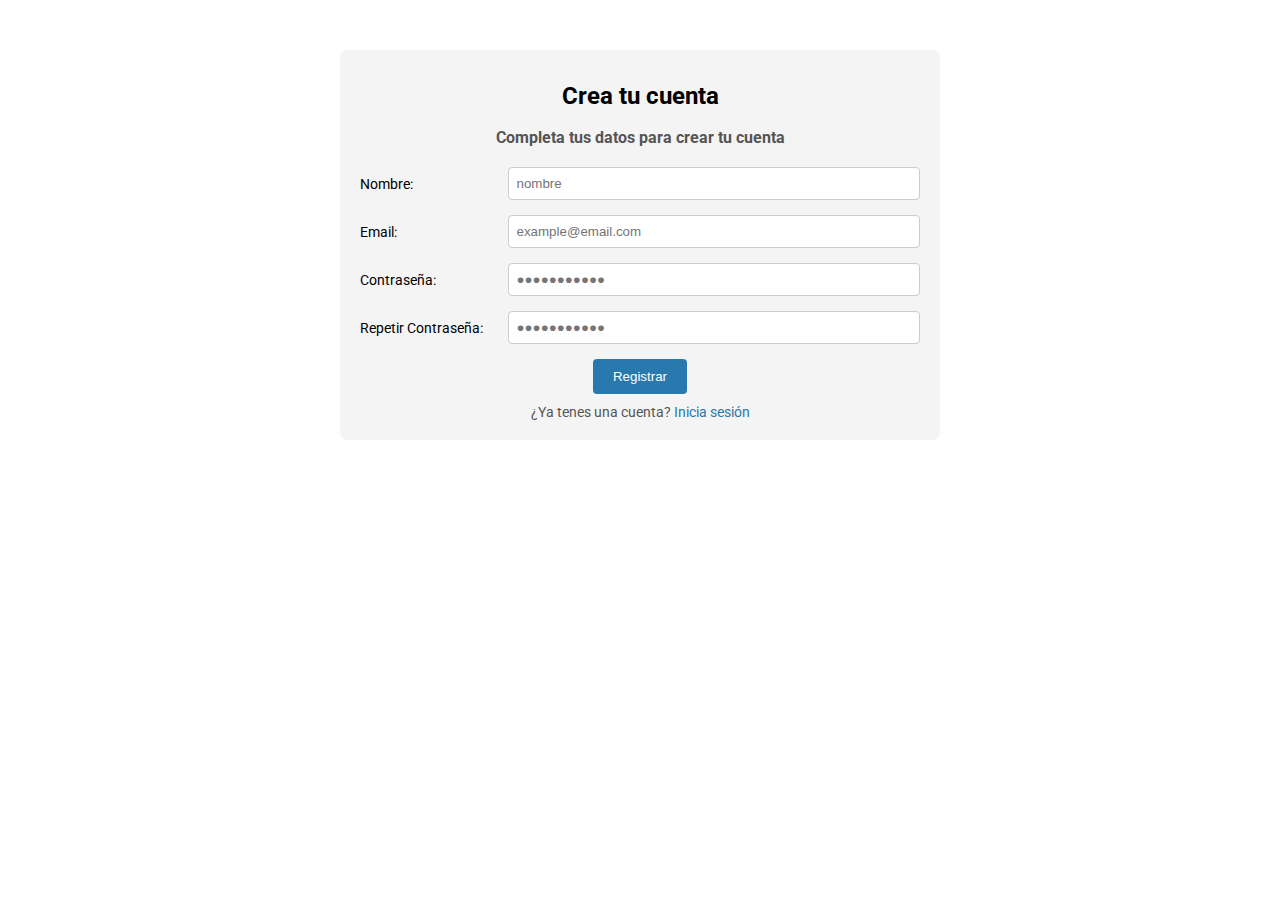
<file: 001-form/index.html>
<!DOCTYPE html>
<html lang="es">

<head>
    <meta charset="UTF-8">
    <meta name="viewport" content="width=device-width, initial-scale=1.0">
    <link rel="stylesheet" href="style.css">
    <title>Registro</title>
</head>

<body>
    <main id="register" class="container">
        <form class="register__form" action="/" method="POST" enctype="application/x-www-form-urlencoded">
            <div class="register__header">
                <h2 class="register__title">Crea tu cuenta</h2>
                <h3 class="register__subtitle">Completa tus datos para crear tu cuenta</h3>
            </div>
            <div class="form__box--grid">
                <label class="form__label" for="name">Nombre:</label>
                <input class="form__input" type="text" name="name" id="name" placeholder="nombre"
                    autocomplete="username" required>
            </div>
            <div class="form__box--grid">
                <label class="form__label" for="email">Email:</label>
                <input class="form__input" type="email" name="email" id="email" placeholder="example@email.com"
                    autocomplete="email" required>
            </div>
            <div class="form__box--grid">
                <label class="form__label" for="password">Contraseña:</label>
                <input class="form__input" type="password" name="password" id="password"
                    placeholder="&#9679;&#9679;&#9679;&#9679;&#9679;&#9679;&#9679;&#9679;&#9679;&#9679;&#9679;"
                    autocomplete="current-password" required>
            </div>
            <div class="form__box--grid">
                <label class="form__label" for="repassword">Repetir Contraseña:</label>
                <input class="form__input" type="password" name="repassword" id="repassword"
                    placeholder="&#9679;&#9679;&#9679;&#9679;&#9679;&#9679;&#9679;&#9679;&#9679;&#9679;&#9679;"
                    required>
            </div>
            <div class="form__submission">
                <input class="form__btn btn btn--primary btn--large" type="submit" value="Registrar"
                    id="registerButton">
                <div class="form__terms">
                    <p>¿Ya tenes una cuenta? <a href="/login">Inicia sesión</a></p>
                </div>
            </div>
        </form>
    </main>
</body>

</html>
</file>
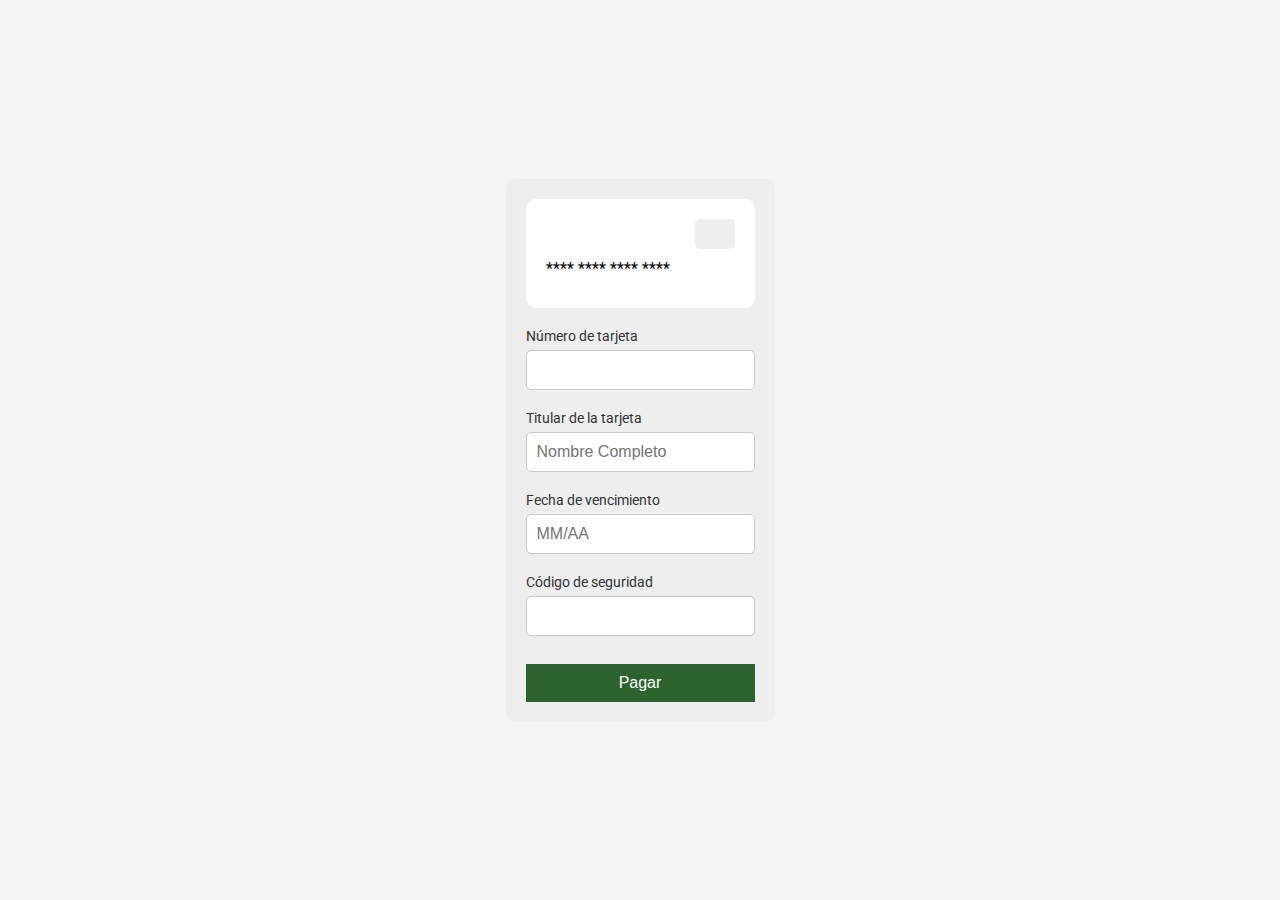
<file: 002-credit-card-checkout/index.html>
<!DOCTYPE html>
<html lang="es">

<head>
    <meta charset="UTF-8">
    <meta name="viewport" content="width=device-width, initial-scale=1.0">
    <link rel="stylesheet" href="style.css">
    <title>Checkout</title>
</head>

<body>
    <main class="container">
        <section class="card">
            <form action="/" method="POST">
                <div class="credit-card">
                    <div class="card__header">
                        <div class="brand-logo"></div>
                    </div>
                    <div class="number__credit-card">
                        <span id="span__number__credit-card">**** **** **** ****</span>
                    </div>

                </div>
                </div>
                <label for="input__credit-card">Número de tarjeta</label>
                <input type="number" name="input__credit-card" id="input__credit-card" maxlength="16" pattern="[0-9]{16}" required
                oninput="updateCreditCardNumber(this.value)">
                <div class="card__info">
                    <label for="input__card-holder">Titular de la tarjeta</label>
                    <input type="text" name="input__card-holder" id="input__card-holder" placeholder="Nombre Completo"
                        required>
                    <label for="input__expire">Fecha de vencimiento</label>
                    <input type="text" name="input__expire" id="input__expire" placeholder="MM/AA" pattern="\d{2}/\d{2}"
                        required>
                    <label for="input__code">Código de seguridad</label>
                    <input type="text" name="input__code" id="input__code" required pattern="\d{3}"
                        title="Debe tener 3 dígitos numéricos">

                    <button type="submit">Pagar</button>
            </form>
        </section>
    </main>
    <script>
        function updateCreditCardNumber(value) {
            const unmaskedValue = value.replace(/\D/g, ''); // Elimina caracteres no numéricos
            const formattedValue = formatCreditCardNumber(unmaskedValue);
            document.getElementById('span__number__credit-card').textContent = formattedValue;
        }

        function formatCreditCardNumber(value) {
            // Divide el valor en grupos de cuatro dígitos y los une con espacios
            const parts = value.match(/[\s\S]{1,4}/g) || [];
            return parts.join(' ');
        }
        </script>
</body>

</html>
</file>
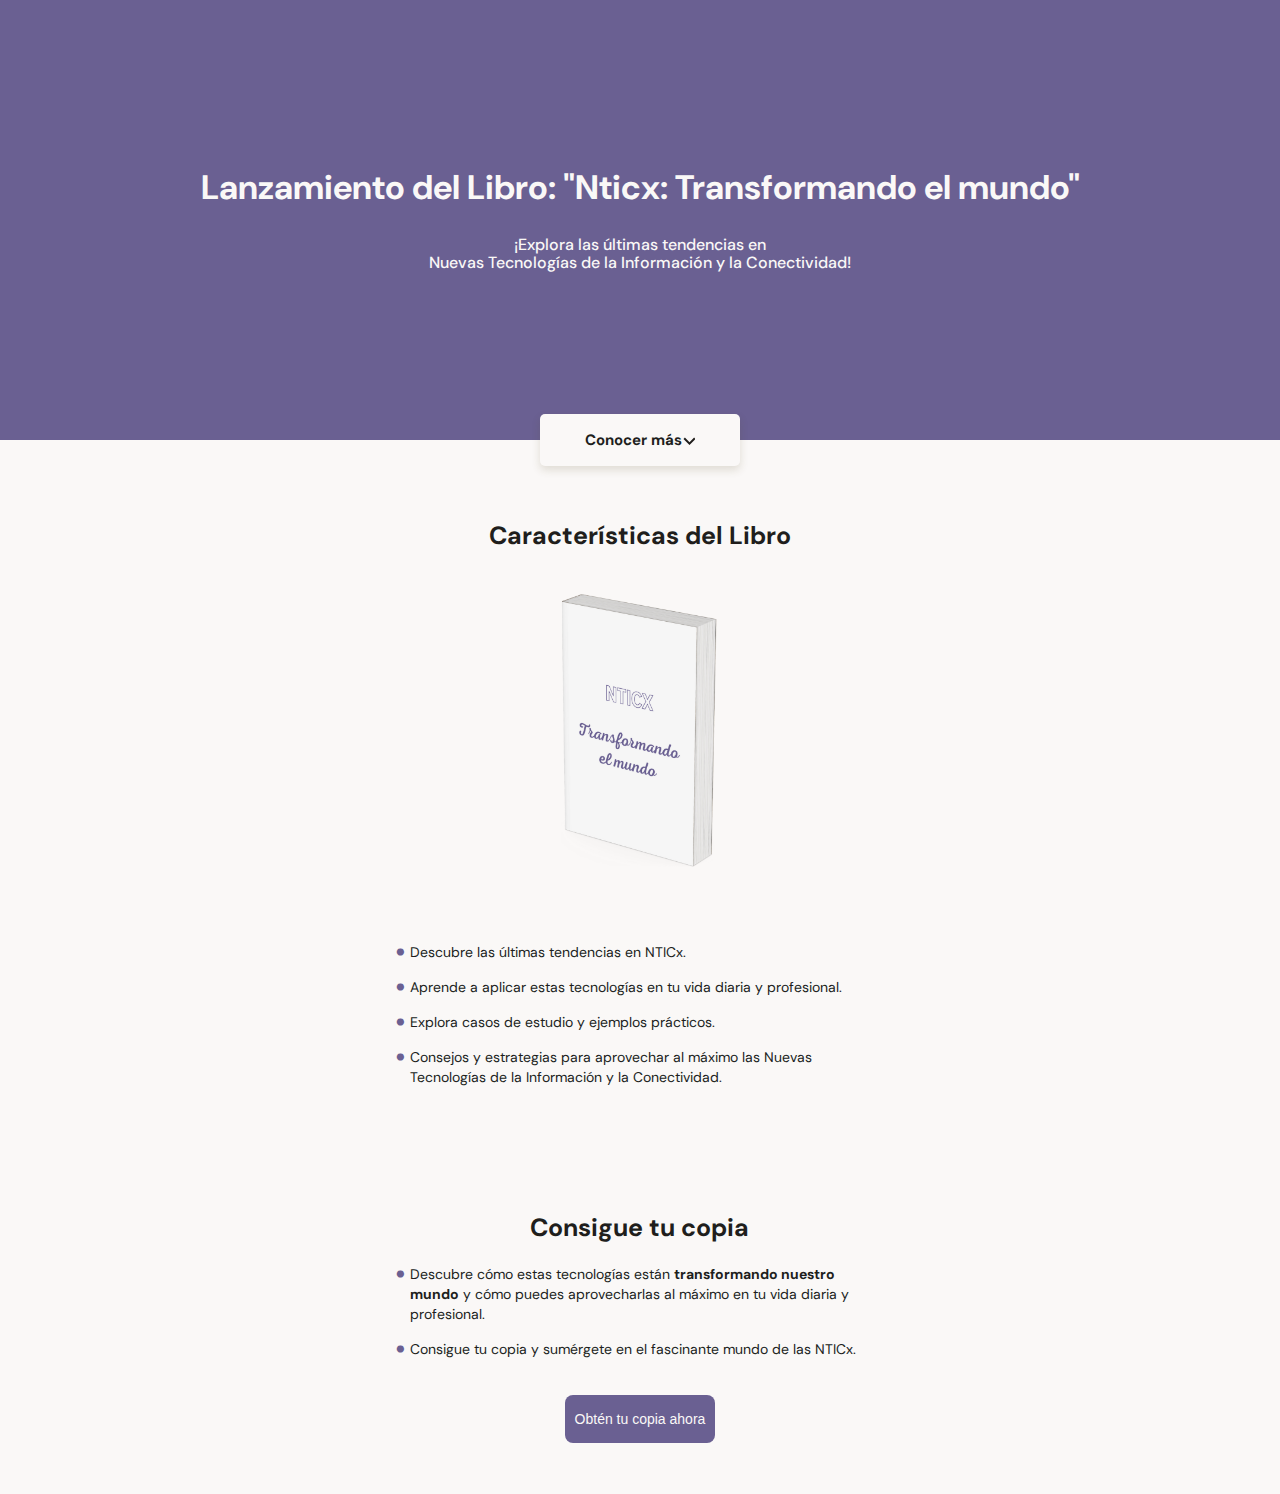
<file: 003-landing-page/index.html>
<!DOCTYPE html>
<html lang="es">

<head>
    <meta charset="UTF-8">
    <meta name="viewport" content="width=device-width, initial-scale=1.0">
    <link rel="stylesheet" href="style.css">
    <link rel="preconnect" href="https://fonts.googleapis.com">
    <link rel="preconnect" href="https://fonts.gstatic.com" crossorigin>
    <link
        href="https://fonts.googleapis.com/css2?family=DM+Sans:opsz,wght@9..40,400;9..40,500;9..40,700&family=Dancing+Script:wght@500&display=swap"
        rel="stylesheet">
    <title>Nticx 2024</title>
</head>

<body>
    <header>
        <section class="header__title-container">
            <h1>Lanzamiento del Libro: "Nticx: Transformando el mundo"</h1>
            <p>¡Explora las últimas tendencias en <br>Nuevas
                Tecnologías de la Información y la Conectividad!</p>
            <a href="#features" class="header__button">Conocer más<span></span></a>
        </section>
    </header>

    <main>
        <section id="features" class="main__features-container">
            <h2>Características del Libro</h2>
            <div class="main__background-img"></div>
            <ul class="main__features-list">
                <li>Descubre las últimas tendencias en NTICx.</li>
                <li>Aprende a aplicar estas tecnologías en tu vida diaria y profesional.</li>
                <li>Explora casos de estudio y ejemplos prácticos.</li>
                <li>Consejos y estrategias para aprovechar al máximo las Nuevas Tecnologías de la Información y la Conectividad.</li>
            </ul>
        </section>
        <section id="description" class="main__presentation-container">
            <h2>Consigue tu copia</h2>
            <ul class="main__presentation-list">
                <li>Descubre cómo estas tecnologías están <strong>transformando nuestro mundo</strong> y cómo puedes aprovecharlas al máximo en tu vida diaria y profesional.</li>
                <li>Consigue tu copia y sumérgete en el fascinante mundo de las NTICx.</li>
            </ul>
            <button href="#compra" class="main__cta-button">Obtén tu copia ahora</button>
        </section>
    </main>
</body>

</html>
</file>
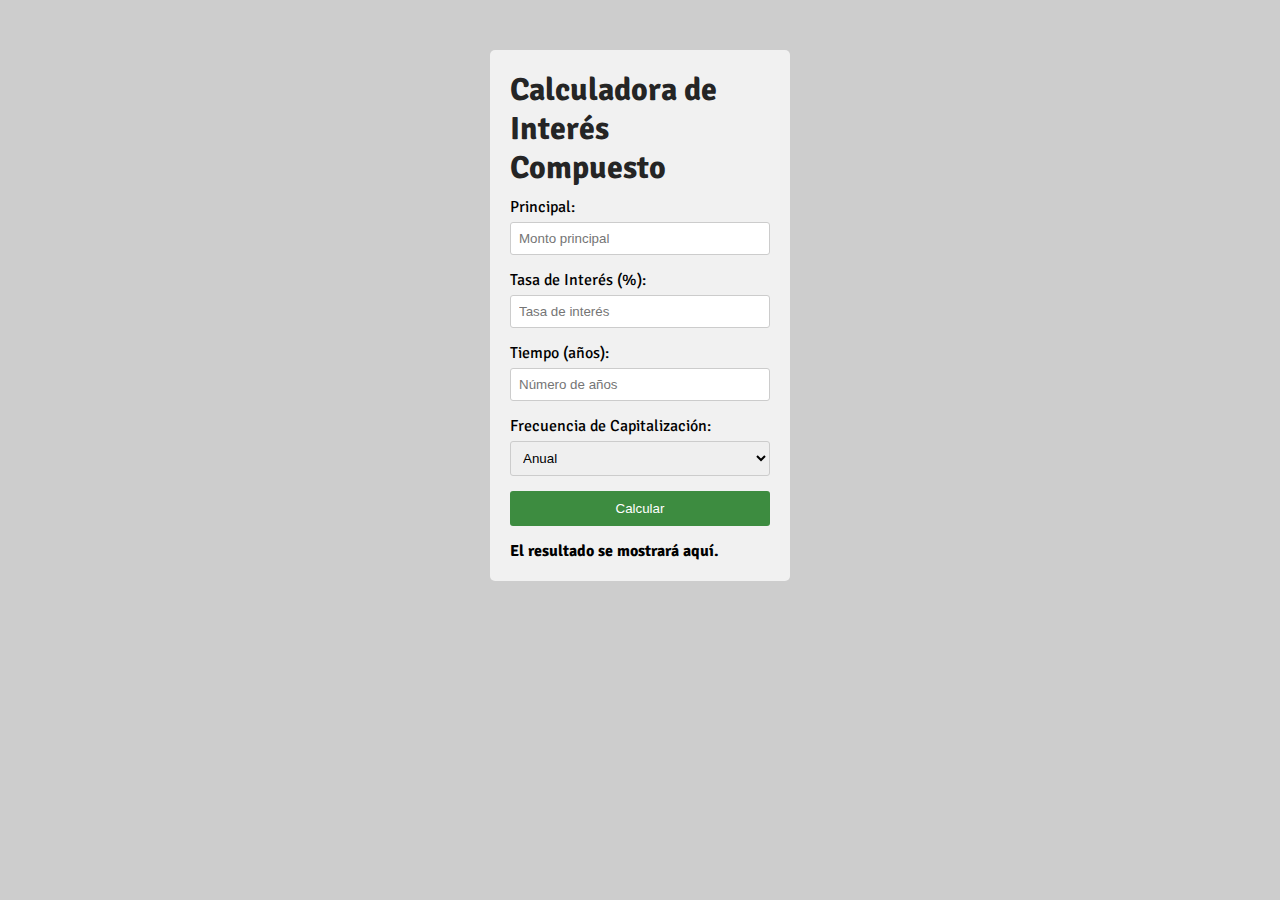
<file: 004-calculador/index.html>
<!DOCTYPE html>
<html lang="es">

<head>
    <meta charset="UTF-8">
    <meta name="viewport" content="width=device-width, initial-scale=1.0">
    <link rel="stylesheet" href="style.css">
    <link rel="preconnect" href="https://fonts.googleapis.com">
    <link rel="preconnect" href="https://fonts.gstatic.com" crossorigin>
    <link href="https://fonts.googleapis.com/css2?family=Signika:wght@300;500;600&display=swap" rel="stylesheet">
    <title>Calculadora de Interés Compuesto</title>
</head>

<body>
    <div class="calculator">
        <div class="calculator__header"><h1>Calculadora de Interés Compuesto</h1></div>
        <div class="calculator__input">
            <label class="calculator__label" for="principal">Principal:</label>
            <input class="calculator__input-field" type="number" id="principal" placeholder="Monto principal">
        </div>
        <div class="calculator__input">
            <label class="calculator__label" for="rate">Tasa de Interés (%):</label>
            <input class="calculator__input-field" type="number" id="rate" placeholder="Tasa de interés">
        </div>
        <div class="calculator__input">
            <label class="calculator__label" for="time">Tiempo (años):</label>
            <input class="calculator__input-field" type="number" id="time" placeholder="Número de años">
        </div>
        <div class="calculator__input">
            <label class="calculator__label" for="frequency">Frecuencia de Capitalización:</label>
            <select class="calculator__input-field" id="frequency">
                <option value="1">Anual</option>
                <option value="12">Mensual</option>
                <option value="4">Trimestral</option>
                <option value="365">Diaria</option>
            </select>
        </div>
        <button class="calculator__calculate-btn">Calcular</button>
        <div class="calculator__result">El resultado se mostrará aquí.</div>
    </div>
    <script src="script.js"></script>
</body>

</html>
</file>
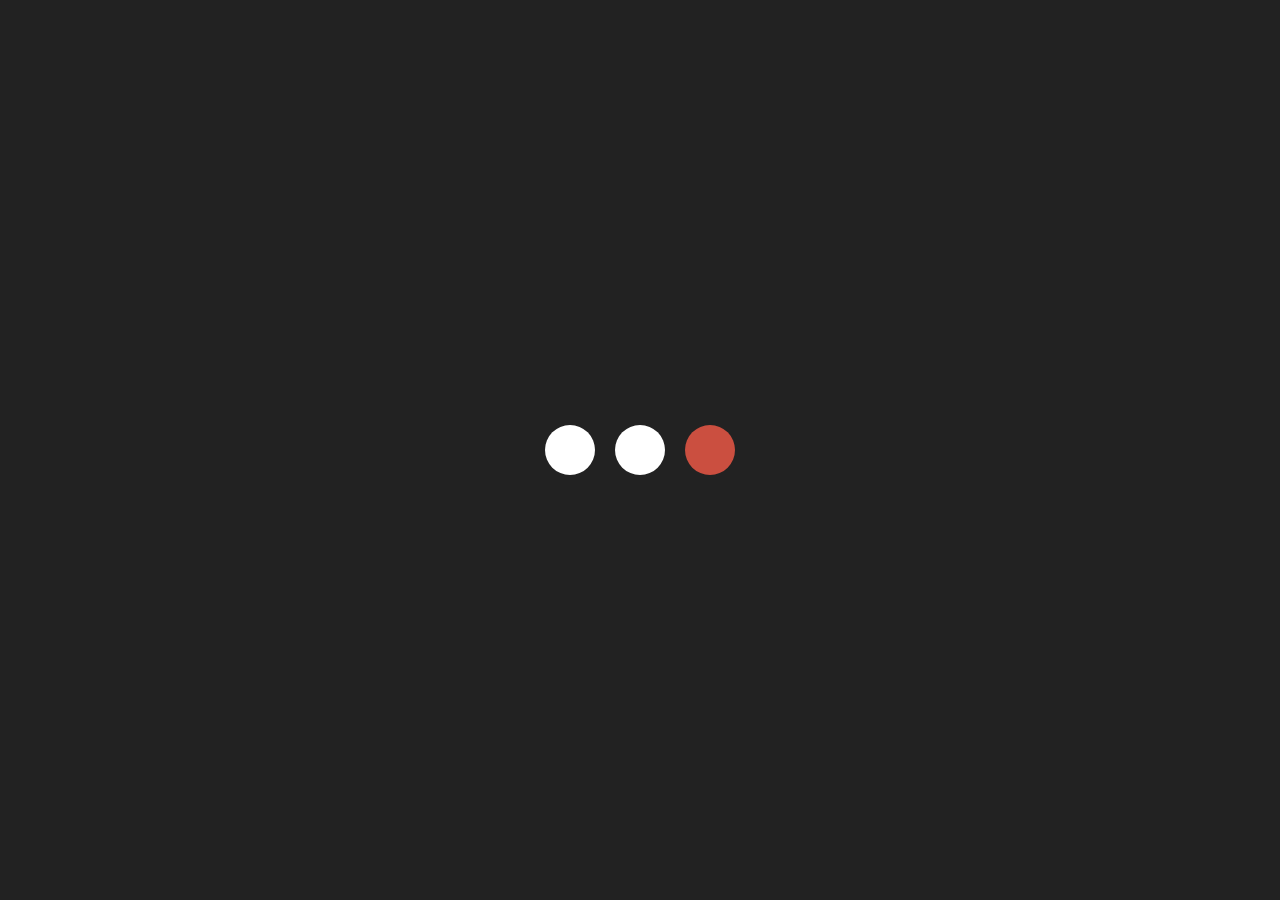
<file: 007-settings/index.html>
<!DOCTYPE html>
<html lang="es">
  <head>
    <meta charset="UTF-8" />
    <meta name="viewport" content="width=device-width, initial-scale=1.0" />
    <title>Opciones videollamada</title>
    <link
      rel="stylesheet"
      href="https://cdnjs.cloudflare.com/ajax/libs/font-awesome/6.5.1/css/all.min.css"
      integrity="sha512-DTOQO9RWCH3ppGqcWaEA1BIZOC6xxalwEsw9c2QQeAIftl+Vegovlnee1c9QX4TctnWMn13TZye+giMm8e2LwA=="
      crossorigin="anonymous"
      referrerpolicy="no-referrer"
    />
    <link rel="stylesheet" href="style.css" />
  </head>
  <body>
    <div class="button-container">
      <div class="round-button" onclick="cambiarIcono(this)">
        <i class="fa-solid fa-microphone"></i>
      </div>
      <div class="round-button" onclick="cambiarIcono(this)">
        <i class="fa-solid fa-video"></i>
      </div>
      <div class="round-button" onclick="cambiarIcono(this)">
        <i class="fa-solid fa-phone"></i>
      </div>
    </div>
    <script>
function cambiarIcono(elemento) {
    let icono = elemento.querySelector("i");

    if (icono.classList.contains("fa-microphone")) {
        icono.classList.remove("fa-microphone");
        icono.classList.add("fa-microphone-slash");
    } else if (icono.classList.contains("fa-microphone-slash")) {
        icono.classList.remove("fa-microphone-slash");
        icono.classList.add("fa-microphone");
    } else if (icono.classList.contains("fa-video")) {
        icono.classList.remove("fa-video");
        icono.classList.add("fa-video-slash");
    } else if (icono.classList.contains("fa-video-slash")) {
        icono.classList.remove("fa-video-slash");
        icono.classList.add("fa-video");
    }
}
    </script>
  </body>
</html>
</file>
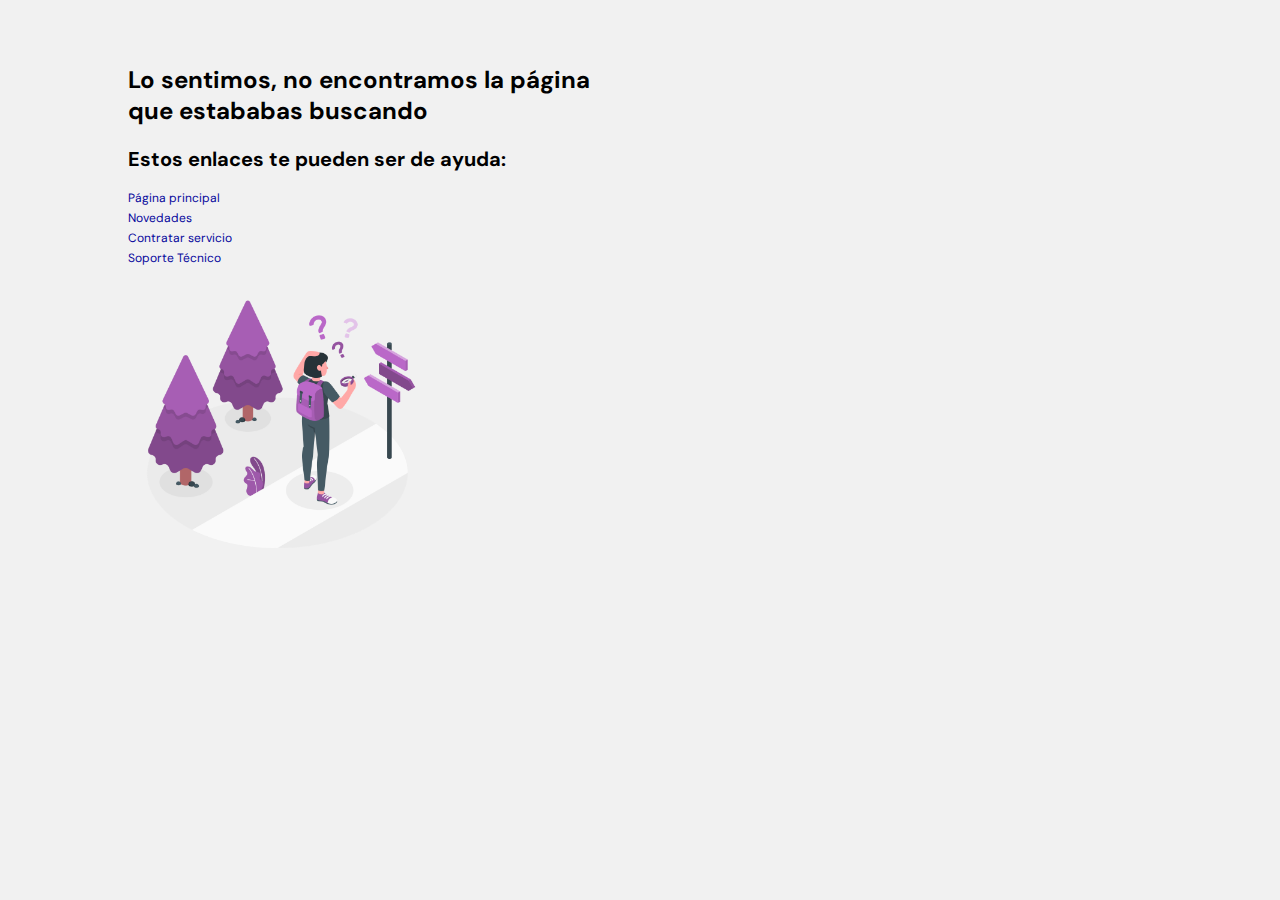
<file: 008-404-page-design/index.html>
<!DOCTYPE html>
<html lang="es">
  <head>
    <meta charset="UTF-8" />
    <meta name="viewport" content="width=device-width, initial-scale=1.0" />
    <title>No encontrado</title>
    <link
      href="https://fonts.googleapis.com/css2?family=DM+Sans:opsz,wght@9..40,400;9..40,500;9..40,700&display=swap"
      rel="stylesheet"
    />
    <link rel="stylesheet" href="style.css" />
  </head>
  <body>
    <main>
      <section>
        <h1>Lo sentimos, no encontramos la página<br />que estababas buscando</h1>
        <h2>Estos enlaces te pueden ser de ayuda:</h2>
        <li><a href="">Página principal</a></li>
        <li><a href="">Novedades</a></li>
        <li><a href="">Contratar servicio</a></li>
        <li><a href="">Soporte Técnico</a></li>
      </section>
      <section>
        <img class="img-404" src="404.png" alt="pagina no encontrada">
      </section>
    </main>
  </body>
</html>
</file>
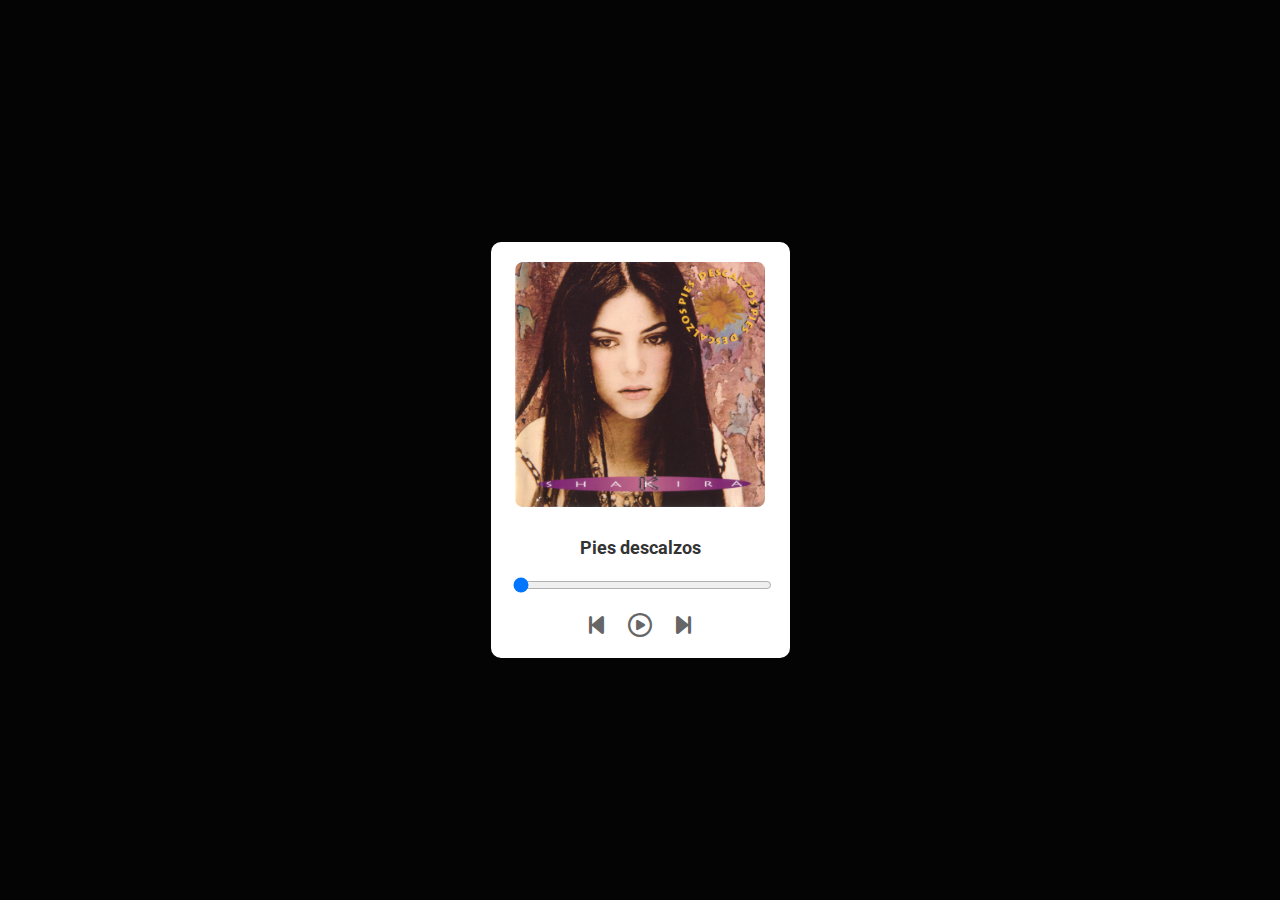
<file: 009-music/index.html>
<!DOCTYPE html>
<html lang="es">

<head>
    <meta charset="UTF-8">
    <meta name="viewport" content="width=device-width, initial-scale=1.0">
    <link rel="preconnect" href="https://fonts.googleapis.com">
    <link rel="preconnect" href="https://fonts.gstatic.com" crossorigin>
    <link
        href="https://fonts.googleapis.com/css2?family=Roboto:ital,wght@0,100;0,300;0,400;0,500;0,700;0,900;1,100;1,300;1,400;1,500;1,700;1,900&display=swap"
        rel="stylesheet">
    <link rel="stylesheet" href="https://cdnjs.cloudflare.com/ajax/libs/font-awesome/6.5.1/css/all.min.css">
    <link rel="stylesheet" href="style.css">
    <title>Document</title>
</head>

<body>
    <div class="container">
        <div class="screen">
            <img src="shakira-pies-descalzos.jpg" alt="portada de album">
            <h1>Pies descalzos</h1>
            <!--<i class="fas fa-random"></i>-->
            <input type="range" id="progressBar" value="0" step="1">
            <i class="fas fa-step-backward"></i>
                <i class="fa-regular fa-circle-play"></i>
            <i class="fas fa-step-forward"></i>
        </div>
    </div>
</body>

</html>
</file>
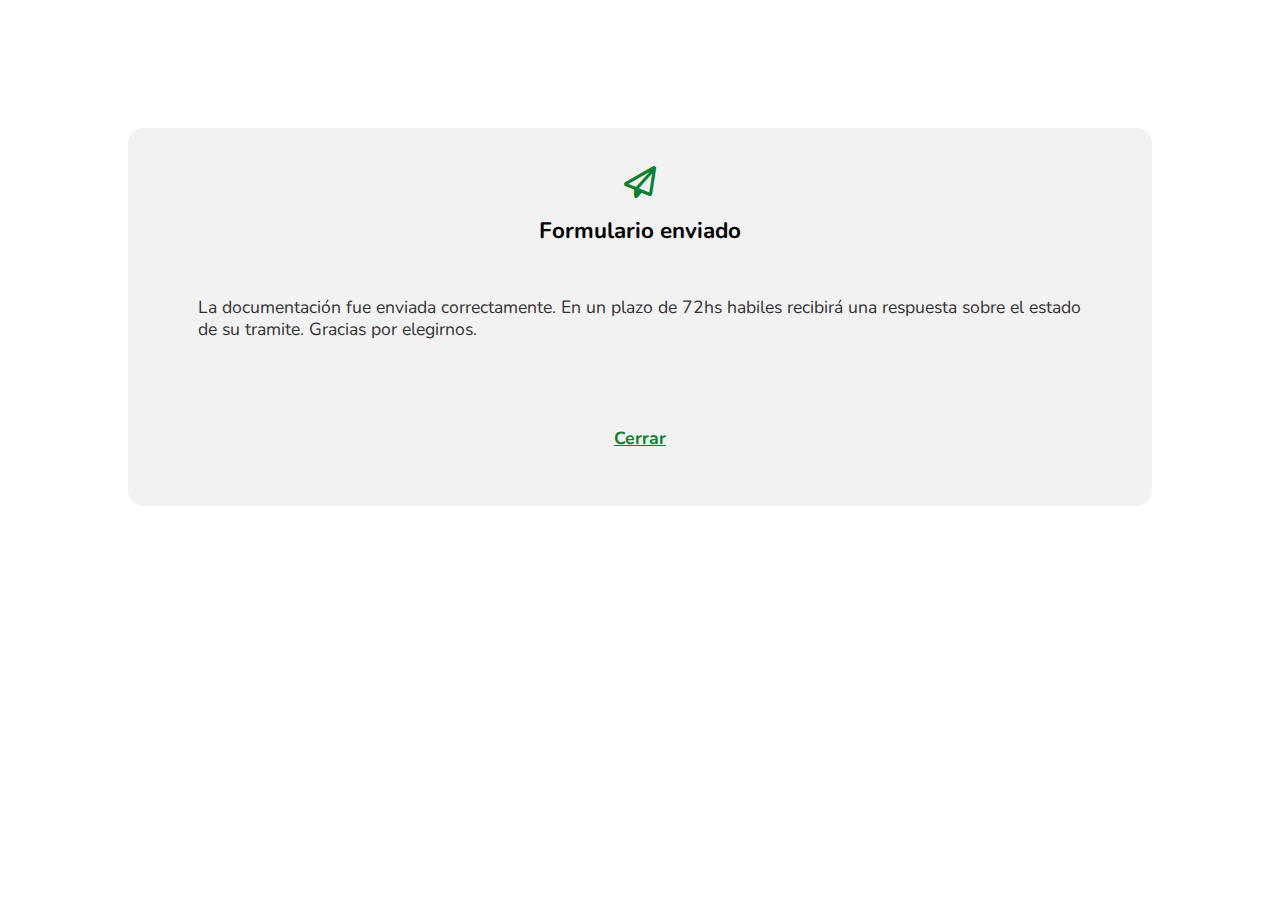
<file: 011-flash-message/index.html>
<!DOCTYPE html>
<html lang="es">

<head>
    <meta charset="UTF-8">
    <meta name="viewport" content="width=device-width, initial-scale=1.0">
    <link rel="stylesheet" href="style.css">
    <link rel="stylesheet" href="https://cdnjs.cloudflare.com/ajax/libs/font-awesome/6.5.1/css/all.min.css">
    <title>Flash Message</title>
</head>

<body>
    <div class="card">
        <i class="fa-regular fa-paper-plane"></i>
        <h1>Formulario enviado</h1>
        <p>La documentación fue enviada correctamente. En un plazo de 72hs habiles recibirá una respuesta sobre el estado de su tramite. Gracias por elegirnos.</p>
        <a href="#">Cerrar</a>
    </div>
</body>

</html>
</file>
<file: 001-form/style.css>
@import url('https://fonts.googleapis.com/css2?family=Roboto&display=swap');

:root {
  --link-color: #2979ae;
  --primary-font: 'Roboto', sans-serif;
}


/**::after,
*::before*/
*{
  margin: 0;
  padding: 0;
  box-sizing: border-box;
}

body, html {
  font-family: var(--primary-font);
  padding: 0;
  font-size: 62.5%; /* Ahora 1rem es igual a 10px */
}

.container {
  max-width: 600px;
  margin: 50px auto;
}

.register__header {
  text-align: center;
  margin-bottom: 20px;
}

h2.register__title {
  font-size: 2.4rem;
  margin: 1.2rem 0 1.8rem;
}

h3.register__subtitle {
  font-size: 1.6rem;
  color: #555;
}

.register__form {
  background-color: #f4f4f4;
  padding: 20px;
  border-radius: 8px;
}

.form__box--grid {
  display: grid;
  grid-template-columns: 1fr 3fr;
  gap: 10px;
  margin-bottom: 15px;
}

.form__label {
  align-self: center;
  font-size: 1.4rem;
}

.form__input {
  width: 100%;
  padding: 8px;
  border: 1px solid #ccc;
  border-radius: 4px;
}

.form__input:focus {
  border: 1px solid var(--link-color);
  outline: none;
}

.form__submission {
  text-align: center;
}

.form__btn {
  padding: 10px 20px;
  background-color: var(--link-color);
  color: #fff;
  border: none;
  border-radius: 4px;
  cursor: pointer;
}

.form__btn:hover {
  background-color: #1c5175;
}

.form__terms {
  margin-top: 10px;
  font-size: 1.4rem;
  color: #555;
}

.form__terms a {
  color: var(--link-color);
  text-decoration: none;
}

.form__terms a:hover {
  text-decoration: underline;
}
</file>
<file: 002-credit-card-checkout/style.css>
@import url('https://fonts.googleapis.com/css2?family=Roboto:wght@500&display=swap');

* {
    box-sizing: border-box;
    margin: 0;
    padding: 0;
}

html {
    font-size: 62,5%;
}

body {
    background-color: #f5f5f5;
    font-family: 'Roboto', sans-serif;
}

.container{
    max-width: 1200px;
    margin: 0 auto;
    display: flex;
    justify-content: center;
    align-items: center;
    height: 100vh;
}
.card{
    padding: 20px;
    border-radius: 10px;
    max-width: 360px;
    height: auto;
    background-color: #eee;
}
.credit-card{
    background-color: #fff;
    padding: 20px;
    border-radius: 10px;
    margin-bottom: 20px;
}
.number__credit-card{
    font-style: 1.5rem;
    margin-bottom: 10px;
}

label {
    display: block;
    margin-top: 20px;
    font-size: 0.9rem;
    color: #333;
}

input {
    display: block;
    width: 100%;
    padding: 10px;
    margin-top: 5px;
    border: 1px solid #ccc;
    border-radius: 5px;
    font-size: 1rem;
}

button {
    background-color: #2d632f;
    color: #fff;
    padding: 10px 20px;
    cursor: pointer;
    font-size: 1rem;
    margin-top: 28px;
    width: 100%;
    border: none;
}

button:hover {
    background-color: #3f9042;
}

.brand-logo {
    width: 40px;
    height: 30px;
    background: #eee;
    border-radius: 5px;
}

.card__header {
    display: flex;
    justify-content: flex-end;
    margin-bottom: 10px;
}

.card__expire {
    margin-left: 4%;
}
</file>
<file: 003-landing-page/style.css>
:root {
    /*colores*/
    --primary-color: #6a6092;
    --primary-light-color: #ffe9d5;
    --secondary-color: #1475bc;
    --secondary-light-color: #e7f5ff;
    --text-color: #201e1c;
    --off-white: #faf8f7;

    /*tipografias*/
    --primary-font: 'DM Sans', sans-serif;
    --script-font: 'Dancing Script', cursive;
}
* {
    margin: 0;
    padding: 0;
    box-sizing: border-box;
}

html {
    font-size: 62.5%;
    font-family: var(--primary-font);
    color: var(--text-color);
}

h2 {
    font-size: 2rem;
    line-height: 3.2rem;
    margin-bottom: 2rem;
}
body {
    font-family: var(--primary-font);
    background-color: var(--off-white);
}
header {
    display: flex;
    position: relative;
    flex-direction: column;
    justify-content: center;
    width: 100%;
    min-width: 32rem;
    height: 44rem;
    text-align: center;
    background-color: var(--primary-color);
    color: var(--off-white);
}

.header__title-container {
    width: 90%;
    min-width: 28.8rem;
    max-width: 90rem;
    align-self: center;
}

.header__title-container h1 {
    font-size: 3.4rem;
    line-height: 4rem;
}

.header__title-container p {
    margin-top: 2.8rem;
    font-size: 1.6rem;
    font-weight: 500;
    line-height: 1.8rem;
    font-style: normal;
}

.header__title-container .header__button {
    position: absolute;
    bottom: 0;
    right: 0;
    left: 0;
    margin: 0 auto;
    transform: translateY(50%);
    display: block;
    padding: 1.6rem;
    width: 20rem;
    background-color: var(--off-white);
    box-shadow: 0px 4px 8px rgba(89, 73, 30, 0.16);
    border: none;
    border-radius: 0.5rem;
    font-size: 1.5rem;
    font-weight: bold;
    text-decoration: none;
    color: var(--text-color);
}

.header__button span {
    display: inline-block;
    width: 1.2rem;
    height: 0.8rem;
    margin-left: 0.1rem;
    background-image: url("assets/icons/down-arrow.svg");
}

section, main {
    max-width: 80%;
    margin: 0 auto;
    text-align: center;
}
.main__presentation-container, .main__features-container {
    min-width: 32rem;
    height: auto;
    padding-top: 8rem;
    padding-bottom: 3rem;
    text-align: center;
}

.main__features-container .main__background-img {
    max-width: 32rem;
    height: 32rem;
    margin: 0 auto;
    margin-bottom: 5rem;
    background-image: url(assets/images/libro.png);
    background-size: cover;
    background-position: center;
    background-repeat: no-repeat;
}

.main__presentation-container p {
    margin-bottom: 2rem;
    font-size: 1.4rem;
    font-weight: 500;
    line-height: 2rem;
}

.main__cta-button {
    margin-top: 1.5em;
    margin-bottom: 1.5em;
    width: 15rem;
    height: 4.8rem;
    background-color: var(--primary-color);
    border-radius: 0.8rem;
    outline: none;
    border: none;
    font-size: 1.4rem;
    cursor: pointer;
    line-height: 1.8rem;
    color: var(--off-white);
}

.main__features-container h2, .main__presentation-container h2 {
    font-size: 2.5rem;
    margin-bottom: 20px;
}

.main__features-list, .main__presentation-container .main__presentation-list {
    list-style-type: none; 
    padding: 0;
    text-align: left;
}

.main__features-list li, .main__presentation-container .main__presentation-list li {
    font-size: 1.4rem;
    line-height: 2rem;
    margin-bottom: 15px;
    position: relative; 
}

.main__features-list li:before, .main__presentation-container .main__presentation-list li:before {
    content: '•'; 
    color: var(--primary-color);
    font-size: 3rem;
    position: absolute;
    left: -1.5rem;
}

@media screen and (min-width: 720px){
    section, main {
        max-width: 60%;
        margin: 0 auto;
        text-align: center;
    }
}
</file>
<file: 004-calculador/style.css>
* {
    margin: 0;
    padding: 0;
    box-sizing: border-box;
}

body {
    font-family: 'Signika', sans-serif;
    background-color: #cdcdcd;
}

.calculator {
    width: 300px;
    margin: 50px auto;
    padding: 20px;
    border-radius: 5px;
    background-color: #f1f1f1;
}

.calculator__header {
    margin-bottom: 10px;
    color: rgb(37, 37, 37);
}

.calculator__input {
    margin-bottom: 15px;
}

.calculator__label {
    display: block;
    margin-bottom: 5px;
}

.calculator__input-field {
    width: 100%;
    padding: 8px;
    border: 1px solid #ccc;
    border-radius: 3px;
}

.calculator__calculate-btn {
    background-color: #3d8c40;
    color: white;
    padding: 10px;
    border: none;
    cursor: pointer;
    width: 100%;
}
.calculator__input-field, .calculator__calculate-btn {
    border-radius: 3px;
}
.calculator__result {
    margin-top: 15px;
    font-weight: bold;
}
</file>
<file: 007-settings/style.css>
body {
  background-color: #222;
  display: flex;
  justify-content: center;
  align-items: center;
  height: 100vh;
  margin: 0;
}

.button-container {
  display: flex;
}

.round-button {
  width: 50px;
  height: 50px;
  border-radius: 50%;
  background-color: #fff;
  margin: 0 10px;
  display: flex;
  align-items: center;
  justify-content: center;
  color: #222;
  cursor: pointer;
  transition: background-color 0.3s;
}

.round-button:hover {
  background-color: #c4c4c4;
}
.round-button:nth-child(3) {
  background-color: #cb4f40;
  color: #fff;
}
</file>
<file: 008-404-page-design/style.css>
:root {
    --text-color: #050303;
    --off-white: #f1f1f1;
    --primary-font: 'DM Sans', sans-serif;
    
}

*{
    margin: 0;
    padding: 0;
    box-sizing: border-box;
}

html {
    font-size: 62.5%;
}

body {
    font-family: var(--primary-font);
    background-color: var(--off-white);
}

main {
    width: 80%;
    margin: 5% auto;
}
h1 {
    font-size: 2.4rem;
    margin-bottom: 2rem;
}
h2 {
    font-size: 2rem;
    margin-bottom: 1.6rem;
}
li {
    list-style: none;
}
a {
    font-size: 1.2rem;
    text-decoration: none;
    color: rgb(6, 6, 156);
    line-height: 2rem;
}
.img-404 {
    width: 300px;
    height: auto;
}
</file>
<file: 009-music/style.css>
body {
    font-family: "Roboto", sans-serif;
    font-weight: 400;
    font-style: normal;
    background-color: #050404;
    margin: 0;
    display: flex;
    align-items: center;
    justify-content: center;
    height: 100vh;
}

.container {
    background-color: #fff;
    padding: 20px;
    border-radius: 10px;
}

.screen {
    text-align: center;
}

img {
    width: 250px;
    height: auto;
    max-width: 100%;
    border-radius: 8px;
    margin-bottom: 10px;
}

h1 {
    margin: 0;
    font-size: 18px;
    color: #333;
    line-height: 3em;
}

i {
    font-size: 24px;
    color: #666;
    margin: 0 10px;
    cursor: pointer;
}

i:hover {
    color: #0075ff;
}

input[type="range"] {
    width: 100%;
    margin-bottom: 20px;
}
</file>
<file: 011-flash-message/style.css>
@import url('https://fonts.googleapis.com/css?family=Nunito:400,700&display=swap');

html {
    margin: 0;
    padding: 0;
}

body {
    font-family: 'Nunito', sans-serif;
    max-width: 80%;
    margin: 10% auto;
}

h1 {
    font-size: 1.4em;
    font-weight: bold;
}

.card {
    background: white;
    border-radius: 1em;
    padding: 2.4em;
    text-align: center;
    background: #f3f2f2;

}

.card p {
    font-size: 1.1em;
    line-height: 1.4rem;
    color: #333;
    text-align: left;
    padding: 2rem;
}

a {
    display: inline-block;
    color: black;
    font-weight: bold;
    border-radius: 5em;
    font-size: 1.1em;
}

a {
    padding: 1em 1.5em;
    margin-top: 1em;
    color: #06812d;
}

i {
    font-size: 2em;
    color: #06812d;
    margin: 0 10px;
    cursor: pointer;
}
</file>
